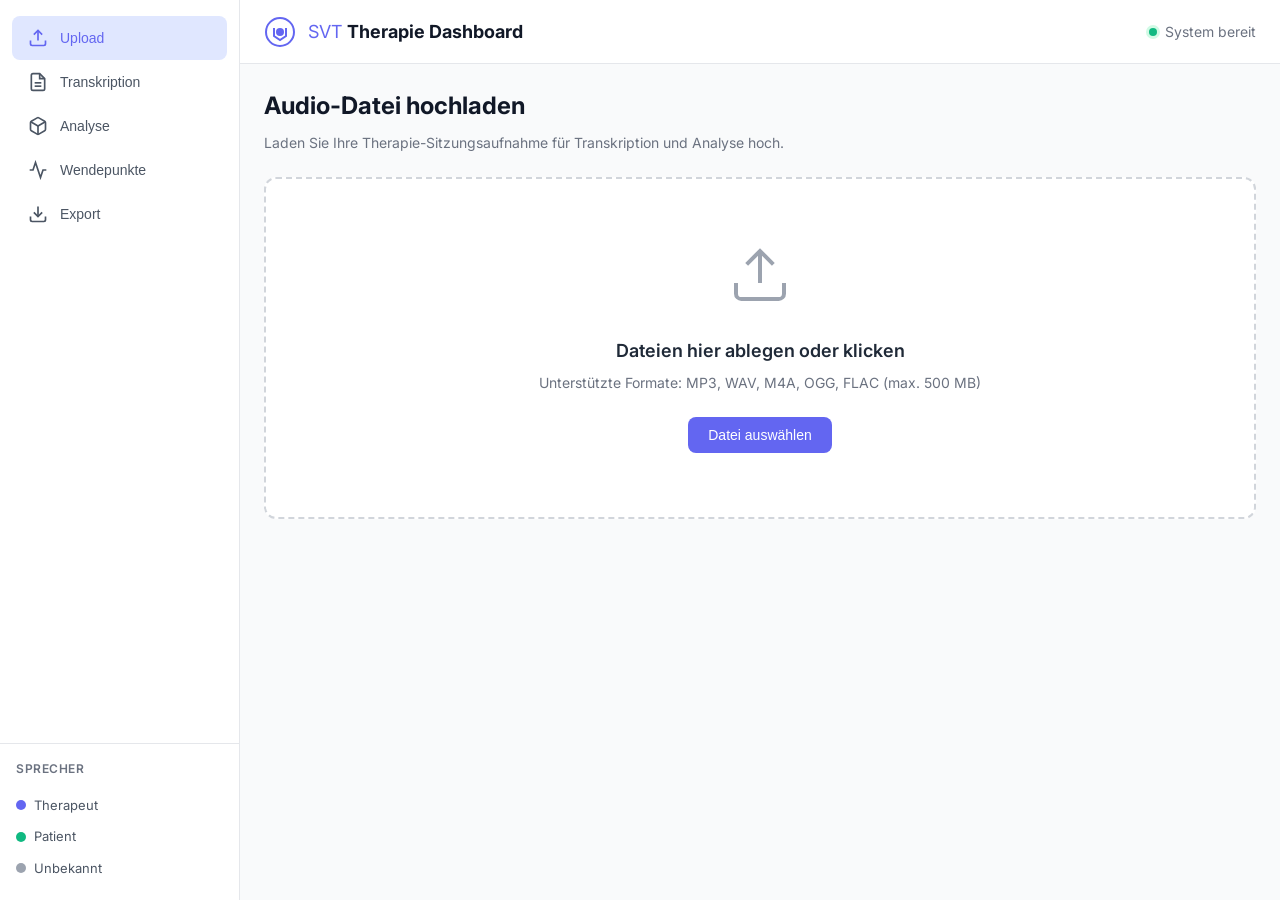
<file: dashboard/index.html>
<!DOCTYPE html>
<html lang="de">
<head>
    <meta charset="UTF-8">
    <meta name="viewport" content="width=device-width, initial-scale=1.0">
    <title>SVT Therapeuten Dashboard</title>
    <link rel="stylesheet" href="css/styles.css">
    <link href="https://fonts.googleapis.com/css2?family=Inter:wght@300;400;500;600;700&display=swap" rel="stylesheet">
</head>
<body>
    <!-- Header -->
    <header class="header">
        <div class="header-left">
            <div class="logo">
                <svg width="32" height="32" viewBox="0 0 32 32" fill="none">
                    <circle cx="16" cy="16" r="14" stroke="currentColor" stroke-width="2"/>
                    <path d="M10 12v8l6 4 6-4v-8" stroke="currentColor" stroke-width="2" fill="none"/>
                    <circle cx="16" cy="16" r="4" fill="currentColor"/>
                </svg>
                <span>SVT <strong>Therapie Dashboard</strong></span>
            </div>
        </div>
        <div class="header-right">
            <span class="status-indicator online"></span>
            <span class="status-text">System bereit</span>
        </div>
    </header>

    <!-- Main Content -->
    <main class="main-content">
        <!-- Sidebar -->
        <aside class="sidebar">
            <nav class="nav-menu">
                <button class="nav-item active" data-view="upload">
                    <svg width="20" height="20" viewBox="0 0 24 24" fill="none" stroke="currentColor" stroke-width="2">
                        <path d="M21 15v4a2 2 0 0 1-2 2H5a2 2 0 0 1-2-2v-4"/>
                        <polyline points="17 8 12 3 7 8"/>
                        <line x1="12" y1="3" x2="12" y2="15"/>
                    </svg>
                    Upload
                </button>
                <button class="nav-item" data-view="transcript">
                    <svg width="20" height="20" viewBox="0 0 24 24" fill="none" stroke="currentColor" stroke-width="2">
                        <path d="M14 2H6a2 2 0 0 0-2 2v16a2 2 0 0 0 2 2h12a2 2 0 0 0 2-2V8z"/>
                        <polyline points="14 2 14 8 20 8"/>
                        <line x1="16" y1="13" x2="8" y2="13"/>
                        <line x1="16" y1="17" x2="8" y2="17"/>
                    </svg>
                    Transkription
                </button>
                <button class="nav-item" data-view="analysis">
                    <svg width="20" height="20" viewBox="0 0 24 24" fill="none" stroke="currentColor" stroke-width="2">
                        <path d="M21 16V8a2 2 0 0 0-1-1.73l-7-4a2 2 0 0 0-2 0l-7 4A2 2 0 0 0 3 8v8a2 2 0 0 0 1 1.73l7 4a2 2 0 0 0 2 0l7-4A2 2 0 0 0 21 16z"/>
                        <polyline points="3.27 6.96 12 12.01 20.73 6.96"/>
                        <line x1="12" y1="22.08" x2="12" y2="12"/>
                    </svg>
                    Analyse
                </button>
                <button class="nav-item" data-view="turnpoints">
                    <svg width="20" height="20" viewBox="0 0 24 24" fill="none" stroke="currentColor" stroke-width="2">
                        <polyline points="22 12 18 12 15 21 9 3 6 12 2 12"/>
                    </svg>
                    Wendepunkte
                </button>
                <button class="nav-item" data-view="export">
                    <svg width="20" height="20" viewBox="0 0 24 24" fill="none" stroke="currentColor" stroke-width="2">
                        <path d="M21 15v4a2 2 0 0 1-2 2H5a2 2 0 0 1-2-2v-4"/>
                        <polyline points="7 10 12 15 17 10"/>
                        <line x1="12" y1="15" x2="12" y2="3"/>
                    </svg>
                    Export
                </button>
            </nav>
            
            <div class="sidebar-footer">
                <div class="speaker-legend">
                    <h4>Sprecher</h4>
                    <div class="legend-item">
                        <span class="speaker-dot therapist"></span>
                        <span>Therapeut</span>
                    </div>
                    <div class="legend-item">
                        <span class="speaker-dot patient"></span>
                        <span>Patient</span>
                    </div>
                    <div class="legend-item">
                        <span class="speaker-dot unknown"></span>
                        <span>Unbekannt</span>
                    </div>
                </div>
            </div>
        </aside>

        <!-- Content Area -->
        <div class="content-area">
            
            <!-- View: Upload -->
            <section id="view-upload" class="view active">
                <div class="view-header">
                    <h1>Audio-Datei hochladen</h1>
                    <p>Laden Sie Ihre Therapie-Sitzungsaufnahme für Transkription und Analyse hoch.</p>
                </div>

                <div class="upload-zone" id="dropZone">
                    <div class="upload-icon">
                        <svg width="64" height="64" viewBox="0 0 24 24" fill="none" stroke="currentColor" stroke-width="1.5">
                            <path d="M21 15v4a2 2 0 0 1-2 2H5a2 2 0 0 1-2-2v-4"/>
                            <polyline points="17 8 12 3 7 8"/>
                            <line x1="12" y1="3" x2="12" y2="15"/>
                        </svg>
                    </div>
                    <h2>Dateien hier ablegen oder klicken</h2>
                    <p>Unterstützte Formate: MP3, WAV, M4A, OGG, FLAC (max. 500 MB)</p>
                    <input type="file" id="fileInput" accept="audio/*" hidden>
                    <button class="btn btn-primary" id="selectFileBtn">Datei auswählen</button>
                </div>

                <div class="upload-progress-container" id="uploadProgress" style="display: none;">
                    <div class="progress-header">
                        <span class="file-name" id="progressFileName"></span>
                        <span class="progress-percent" id="progressPercent">0%</span>
                    </div>
                    <div class="progress-bar">
                        <div class="progress-fill" id="progressFill"></div>
                    </div>
                    <p class="progress-status" id="progressStatus">Bereit zum Hochladen...</p>
                </div>

                <div class="recent-files" id="recentFiles" style="display: none;">
                    <h3>Zuletzt hochgeladen</h3>
                    <div class="file-list" id="fileList"></div>
                </div>
            </section>

            <!-- View: Transcript -->
            <section id="view-transcript" class="view">
                <div class="view-header">
                    <h1>Transkription</h1>
                    <div class="view-actions">
                        <button class="btn btn-secondary" id="filterMarkers">
                            <svg width="16" height="16" viewBox="0 0 24 24" fill="none" stroke="currentColor" stroke-width="2">
                                <polygon points="22 3 2 3 10 12.46 10 19 14 21 14 12.46 22 3"/>
                            </svg>
                            ATO-Marker filtern
                        </button>
                        <button class="btn btn-secondary" id="exportTranscript">
                            <svg width="16" height="16" viewBox="0 0 24 24" fill="none" stroke="currentColor" stroke-width="2">
                                <path d="M21 15v4a2 2 0 0 1-2 2H5a2 2 0 0 1-2-2v-4"/>
                                <polyline points="7 10 12 15 17 10"/>
                                <line x1="12" y1="15" x2="12" y2="3"/>
                            </svg>
                            Exportieren
                        </button>
                    </div>
                </div>

                <div class="transcript-container">
                    <div class="transcript-toolbar">
                        <div class="search-box">
                            <svg width="16" height="16" viewBox="0 0 24 24" fill="none" stroke="currentColor" stroke-width="2">
                                <circle cx="11" cy="11" r="8"/>
                                <line x1="21" y1="21" x2="16.65" y2="16.65"/>
                            </svg>
                            <input type="text" id="searchInput" placeholder="Suchen...">
                        </div>
                        <div class="speaker-filter">
                            <label class="checkbox-label">
                                <input type="checkbox" id="showTherapist" checked>
                                <span class="checkmark"></span>
                                Therapeut
                            </label>
                            <label class="checkbox-label">
                                <input type="checkbox" id="showPatient" checked>
                                <span class="checkmark"></span>
                                Patient
                            </label>
                        </div>
                    </div>

                    <div class="transcript-content" id="transcriptContent">
                        <div class="empty-state">
                            <svg width="48" height="48" viewBox="0 0 24 24" fill="none" stroke="currentColor" stroke-width="1.5">
                                <path d="M14 2H6a2 2 0 0 0-2 2v16a2 2 0 0 0 2 2h12a2 2 0 0 0 2-2V8z"/>
                                <polyline points="14 2 14 8 20 8"/>
                            </svg>
                            <p>Keine Transkription geladen</p>
                            <span>Laden Sie zuerst eine Audio-Datei hoch</span>
                        </div>
                    </div>
                </div>
            </section>

            <!-- View: Analysis -->
            <section id="view-analysis" class="view">
                <div class="view-header">
                    <h1>Analyse & Interpretation</h1>
                    <button class="btn btn-primary" id="runAnalysis">
                        <svg width="16" height="16" viewBox="0 0 24 24" fill="none" stroke="currentColor" stroke-width="2">
                            <polygon points="5 3 19 12 5 21 5 3"/>
                        </svg>
                        Analyse starten
                    </button>
                </div>

                <div class="analysis-grid">
                    <!-- Summary Card -->
                    <div class="analysis-card full-width" id="summaryCard">
                        <div class="card-header">
                            <h3>Zusammenfassung</h3>
                        </div>
                        <div class="card-content">
                            <div class="empty-state small">
                                <p>Keine Analyse verfügbar</p>
                            </div>
                        </div>
                    </div>

                    <!-- ATO Markers -->
                    <div class="analysis-card">
                        <div class="card-header">
                            <h3>ATO-Marker</h3>
                            <span class="badge" id="markerCount">0</span>
                        </div>
                        <div class="card-content">
                            <div class="marker-list" id="markerList">
                                <div class="empty-state small">
                                    <p>Keine Marker erkannt</p>
                                </div>
                            </div>
                        </div>
                    </div>

                    <!-- Themes -->
                    <div class="analysis-card">
                        <div class="card-header">
                            <h3>Themen</h3>
                        </div>
                        <div class="card-content">
                            <div class="theme-tags" id="themeList">
                                <div class="empty-state small">
                                    <p>Keine Themen erkannt</p>
                                </div>
                            </div>
                        </div>
                    </div>

                    <!-- Therapeutic Suggestions -->
                    <div class="analysis-card full-width">
                        <div class="card-header">
                            <h3>Therapeutische Vorschläge</h3>
                        </div>
                        <div class="card-content">
                            <div class="suggestions-list" id="suggestionsList">
                                <div class="empty-state small">
                                    <p>Keine Vorschläge verfügbar</p>
                                </div>
                            </div>
                        </div>
                    </div>

                    <!-- Speaker Stats -->
                    <div class="analysis-card">
                        <div class="card-header">
                            <h3>Sprecher-Verhältnis</h3>
                        </div>
                        <div class="card-content">
                            <div class="speaker-stats" id="speakerStats">
                                <div class="stat-row">
                                    <span class="stat-label">Therapeut:</span>
                                    <span class="stat-value" id="therapistTime">--</span>
                                </div>
                                <div class="stat-row">
                                    <span class="stat-label">Patient:</span>
                                    <span class="stat-value" id="patientTime">--</span>
                                </div>
                            </div>
                        </div>
                    </div>

                    <!-- Sentiment -->
                    <div class="analysis-card">
                        <div class="card-header">
                            <h3>Sentiment-Verlauf</h3>
                        </div>
                        <div class="card-content">
                            <div class="sentiment-chart" id="sentimentChart">
                                <div class="empty-state small">
                                    <p>Keine Daten</p>
                                </div>
                            </div>
                        </div>
                    </div>
                </div>
            </section>

            <!-- View: Turnpoints -->
            <section id="view-turnpoints" class="view">
                <div class="view-header">
                    <h1>Therapeutische Wendepunkte</h1>
                    <div class="turnpoint-filters">
                        <select id="turnpointTypeFilter">
                            <option value="all">Alle Typen</option>
                            <option value="emotional">Emotional</option>
                            <option value="resistance">Widerstand</option>
                            <option value="defense">Abwehr</option>
                            <option value="narrative">Narrativ</option>
                        </select>
                    </div>
                </div>

                <div class="turnpoints-timeline" id="turnpointsTimeline">
                    <div class="empty-state">
                        <svg width="48" height="48" viewBox="0 0 24 24" fill="none" stroke="currentColor" stroke-width="1.5">
                            <polyline points="22 12 18 12 15 21 9 3 6 12 2 12"/>
                        </svg>
                        <p>Keine Wendepunkte erkannt</p>
                        <span>Führen Sie eine Analyse durch</span>
                    </div>
                </div>
            </section>

            <!-- View: Export -->
            <section id="view-export" class="view">
                <div class="view-header">
                    <h1>Export</h1>
                    <p>Wählen Sie das gewünschte Exportformat für Ihre Transkription und Analyse.</p>
                </div>

                <div class="export-options">
                    <div class="export-card" data-format="pdf">
                        <div class="export-icon">
                            <svg width="48" height="48" viewBox="0 0 24 24" fill="none" stroke="currentColor" stroke-width="1.5">
                                <path d="M14 2H6a2 2 0 0 0-2 2v16a2 2 0 0 0 2 2h12a2 2 0 0 0 2-2V8z"/>
                                <polyline points="14 2 14 8 20 8"/>
                                <line x1="16" y1="13" x2="8" y2="13"/>
                                <line x1="16" y1="17" x2="8" y2="17"/>
                                <polyline points="10 9 9 9 8 9"/>
                            </svg>
                        </div>
                        <h3>PDF</h3>
                        <p>Für Akten, Archivierung und Ausdruck</p>
                        <button class="btn btn-secondary">PDF exportieren</button>
                    </div>

                    <div class="export-card" data-format="docx">
                        <div class="export-icon">
                            <svg width="48" height="48" viewBox="0 0 24 24" fill="none" stroke="currentColor" stroke-width="1.5">
                                <path d="M14 2H6a2 2 0 0 0-2 2v16a2 2 0 0 0 2 2h12a2 2 0 0 0 2-2V8z"/>
                                <polyline points="14 2 14 8 20 8"/>
                                <line x1="16" y1="13" x2="8" y2="13"/>
                                <line x1="16" y1="17" x2="8" y2="17"/>
                                <text x="8" y="21" font-size="6" fill="currentColor">DOCX</text>
                            </svg>
                        </div>
                        <h3>DOCX</h3>
                        <p>Für Weiterbearbeitung in Word</p>
                        <button class="btn btn-secondary">DOCX exportieren</button>
                    </div>

                    <div class="export-card" data-format="json">
                        <div class="export-icon">
                            <svg width="48" height="48" viewBox="0 0 24 24" fill="none" stroke="currentColor" stroke-width="1.5">
                                <polyline points="16 18 22 12 16 6"/>
                                <polyline points="8 6 2 12 8 18"/>
                            </svg>
                        </div>
                        <h3>JSON</h3>
                        <p>Strukturierte Daten für weitere Verarbeitung</p>
                        <button class="btn btn-secondary">JSON exportieren</button>
                    </div>
                </div>

                <div class="export-preview" id="exportPreview" style="display: none;">
                    <h3>Vorschau</h3>
                    <div class="preview-content" id="previewContent"></div>
                </div>
            </section>
        </div>
    </main>

    <!-- Toast Notifications -->
    <div class="toast-container" id="toastContainer"></div>

    <!-- Modal -->
    <div class="modal-overlay" id="modalOverlay" style="display: none;">
        <div class="modal" id="modal">
            <div class="modal-header">
                <h3 id="modalTitle">Modal Title</h3>
                <button class="modal-close" id="modalClose">&times;</button>
            </div>
            <div class="modal-content" id="modalContent">
                <!-- Dynamic content -->
            </div>
        </div>
    </div>

    <!-- Loading Overlay -->
    <div class="loading-overlay" id="loadingOverlay" style="display: none;">
        <div class="loading-spinner">
            <div class="spinner"></div>
            <p id="loadingText">Lädt...</p>
        </div>
    </div>

    <script src="js/api.js"></script>
    <script src="js/app.js"></script>
</body>
</html>
</file>
<file: dashboard/css/styles.css>
/* SVT Therapeuten Dashboard - Styles */

/* CSS Variables */
:root {
    /* Colors */
    --color-primary: #6366f1;
    --color-primary-hover: #4f46e5;
    --color-primary-light: #e0e7ff;
    
    --color-success: #10b981;
    --color-success-light: #d1fae5;
    
    --color-warning: #f59e0b;
    --color-warning-light: #fef3c7;
    
    --color-danger: #ef4444;
    --color-danger-light: #fee2e2;
    
    --color-info: #3b82f6;
    --color-info-light: #dbeafe;
    
    /* Neutral Colors */
    --color-white: #ffffff;
    --color-gray-50: #f9fafb;
    --color-gray-100: #f3f4f6;
    --color-gray-200: #e5e7eb;
    --color-gray-300: #d1d5db;
    --color-gray-400: #9ca3af;
    --color-gray-500: #6b7280;
    --color-gray-600: #4b5563;
    --color-gray-700: #374151;
    --color-gray-800: #1f2937;
    --color-gray-900: #111827;
    
    /* Speaker Colors */
    --color-therapist: #6366f1;
    --color-therapist-bg: #e0e7ff;
    --color-patient: #10b981;
    --color-patient-bg: #d1fae5;
    --color-unknown: #9ca3af;
    --color-unknown-bg: #f3f4f6;
    
    /* ATO Marker Colors */
    --color-defense: #f59e0b;
    --color-defense-bg: #fef3c7;
    --color-resistance: #ef4444;
    --color-resistance-bg: #fee2e2;
    --color-transference: #8b5cf6;
    --color-transference-bg: #ede9fe;
    --color-theme: #06b6d4;
    --color-theme-bg: #cffafe;
    
    /* Layout */
    --header-height: 64px;
    --sidebar-width: 240px;
    --border-radius: 8px;
    --border-radius-lg: 12px;
    
    /* Shadows */
    --shadow-sm: 0 1px 2px 0 rgba(0, 0, 0, 0.05);
    --shadow: 0 1px 3px 0 rgba(0, 0, 0, 0.1), 0 1px 2px -1px rgba(0, 0, 0, 0.1);
    --shadow-md: 0 4px 6px -1px rgba(0, 0, 0, 0.1), 0 2px 4px -2px rgba(0, 0, 0, 0.1);
    --shadow-lg: 0 10px 15px -3px rgba(0, 0, 0, 0.1), 0 4px 6px -4px rgba(0, 0, 0, 0.1);
    
    /* Transitions */
    --transition: all 0.2s ease;
}

/* Reset & Base */
*, *::before, *::after {
    box-sizing: border-box;
    margin: 0;
    padding: 0;
}

html {
    font-size: 16px;
    -webkit-font-smoothing: antialiased;
    -moz-osx-font-smoothing: grayscale;
}

body {
    font-family: 'Inter', -apple-system, BlinkMacSystemFont, 'Segoe UI', Roboto, sans-serif;
    background-color: var(--color-gray-50);
    color: var(--color-gray-800);
    line-height: 1.5;
    min-height: 100vh;
}

/* Header */
.header {
    position: fixed;
    top: 0;
    left: var(--sidebar-width);
    right: 0;
    height: var(--header-height);
    background: var(--color-white);
    border-bottom: 1px solid var(--color-gray-200);
    display: flex;
    align-items: center;
    justify-content: space-between;
    padding: 0 24px;
    z-index: 100;
}

.header-left {
    display: flex;
    align-items: center;
}

.logo {
    display: flex;
    align-items: center;
    gap: 12px;
    color: var(--color-primary);
    font-size: 18px;
}

.logo strong {
    color: var(--color-gray-900);
}

.header-right {
    display: flex;
    align-items: center;
    gap: 8px;
}

.status-indicator {
    width: 8px;
    height: 8px;
    border-radius: 50%;
    background: var(--color-gray-300);
}

.status-indicator.online {
    background: var(--color-success);
    box-shadow: 0 0 0 3px var(--color-success-light);
}

.status-text {
    font-size: 14px;
    color: var(--color-gray-500);
}

/* Main Content Layout */
.main-content {
    display: flex;
    min-height: 100vh;
}

/* Sidebar */
.sidebar {
    position: fixed;
    left: 0;
    top: 0;
    bottom: 0;
    width: var(--sidebar-width);
    background: var(--color-white);
    border-right: 1px solid var(--color-gray-200);
    display: flex;
    flex-direction: column;
    z-index: 200;
}

.nav-menu {
    padding: 16px 12px;
    flex: 1;
}

.nav-item {
    display: flex;
    align-items: center;
    gap: 12px;
    width: 100%;
    padding: 12px 16px;
    border: none;
    background: transparent;
    border-radius: var(--border-radius);
    font-size: 14px;
    font-weight: 500;
    color: var(--color-gray-600);
    cursor: pointer;
    transition: var(--transition);
    text-align: left;
}

.nav-item:hover {
    background: var(--color-gray-100);
    color: var(--color-gray-800);
}

.nav-item.active {
    background: var(--color-primary-light);
    color: var(--color-primary);
}

.nav-item svg {
    flex-shrink: 0;
}

.sidebar-footer {
    padding: 16px;
    border-top: 1px solid var(--color-gray-200);
}

.speaker-legend h4 {
    font-size: 12px;
    font-weight: 600;
    color: var(--color-gray-500);
    text-transform: uppercase;
    letter-spacing: 0.5px;
    margin-bottom: 12px;
}

.legend-item {
    display: flex;
    align-items: center;
    gap: 8px;
    padding: 6px 0;
    font-size: 13px;
    color: var(--color-gray-600);
}

.speaker-dot {
    width: 10px;
    height: 10px;
    border-radius: 50%;
}

.speaker-dot.therapist {
    background: var(--color-therapist);
}

.speaker-dot.patient {
    background: var(--color-patient);
}

.speaker-dot.unknown {
    background: var(--color-unknown);
}

/* Content Area */
.content-area {
    margin-left: var(--sidebar-width);
    margin-top: var(--header-height);
    padding: 24px;
    flex: 1;
    min-height: calc(100vh - var(--header-height));
}

/* Views */
.view {
    display: none;
}

.view.active {
    display: block;
    animation: fadeIn 0.3s ease;
}

@keyframes fadeIn {
    from { opacity: 0; transform: translateY(10px); }
    to { opacity: 1; transform: translateY(0); }
}

.view-header {
    margin-bottom: 24px;
}

.view-header h1 {
    font-size: 24px;
    font-weight: 700;
    color: var(--color-gray-900);
    margin-bottom: 8px;
}

.view-header p {
    color: var(--color-gray-500);
    font-size: 14px;
}

.view-actions {
    display: flex;
    gap: 12px;
    margin-top: 16px;
}

/* Buttons */
.btn {
    display: inline-flex;
    align-items: center;
    gap: 8px;
    padding: 10px 20px;
    border: none;
    border-radius: var(--border-radius);
    font-size: 14px;
    font-weight: 500;
    cursor: pointer;
    transition: var(--transition);
}

.btn-primary {
    background: var(--color-primary);
    color: var(--color-white);
}

.btn-primary:hover {
    background: var(--color-primary-hover);
}

.btn-secondary {
    background: var(--color-white);
    color: var(--color-gray-700);
    border: 1px solid var(--color-gray-300);
}

.btn-secondary:hover {
    background: var(--color-gray-50);
    border-color: var(--color-gray-400);
}

/* Upload Zone */
.upload-zone {
    background: var(--color-white);
    border: 2px dashed var(--color-gray-300);
    border-radius: var(--border-radius-lg);
    padding: 64px 48px;
    text-align: center;
    cursor: pointer;
    transition: var(--transition);
}

.upload-zone:hover,
.upload-zone.dragover {
    border-color: var(--color-primary);
    background: var(--color-primary-light);
}

.upload-icon {
    color: var(--color-gray-400);
    margin-bottom: 24px;
}

.upload-zone h2 {
    font-size: 18px;
    font-weight: 600;
    color: var(--color-gray-800);
    margin-bottom: 8px;
}

.upload-zone p {
    color: var(--color-gray-500);
    font-size: 14px;
    margin-bottom: 24px;
}

/* Upload Progress */
.upload-progress-container {
    background: var(--color-white);
    border-radius: var(--border-radius-lg);
    padding: 24px;
    margin-top: 24px;
    box-shadow: var(--shadow);
}

.progress-header {
    display: flex;
    justify-content: space-between;
    margin-bottom: 12px;
}

.file-name {
    font-weight: 500;
    color: var(--color-gray-800);
}

.progress-percent {
    font-weight: 600;
    color: var(--color-primary);
}

.progress-bar {
    height: 8px;
    background: var(--color-gray-200);
    border-radius: 4px;
    overflow: hidden;
}

.progress-fill {
    height: 100%;
    background: var(--color-primary);
    width: 0%;
    transition: width 0.3s ease;
}

.progress-status {
    margin-top: 12px;
    font-size: 13px;
    color: var(--color-gray-500);
}

/* Recent Files */
.recent-files {
    margin-top: 32px;
}

.recent-files h3 {
    font-size: 16px;
    font-weight: 600;
    color: var(--color-gray-800);
    margin-bottom: 16px;
}

.file-list {
    display: flex;
    flex-direction: column;
    gap: 8px;
}

.file-item {
    display: flex;
    align-items: center;
    justify-content: space-between;
    padding: 12px 16px;
    background: var(--color-white);
    border-radius: var(--border-radius);
    cursor: pointer;
    transition: var(--transition);
}

.file-item:hover {
    background: var(--color-gray-100);
}

.file-info {
    display: flex;
    align-items: center;
    gap: 12px;
}

.file-icon {
    color: var(--color-primary);
}

.file-name {
    font-weight: 500;
    color: var(--color-gray-800);
}

.file-meta {
    font-size: 12px;
    color: var(--color-gray-500);
}

/* Transcript View */
.transcript-container {
    background: var(--color-white);
    border-radius: var(--border-radius-lg);
    box-shadow: var(--shadow);
    overflow: hidden;
}

.transcript-toolbar {
    display: flex;
    align-items: center;
    justify-content: space-between;
    padding: 12px 16px;
    background: var(--color-gray-50);
    border-bottom: 1px solid var(--color-gray-200);
}

.search-box {
    display: flex;
    align-items: center;
    gap: 8px;
    padding: 8px 12px;
    background: var(--color-white);
    border: 1px solid var(--color-gray-300);
    border-radius: var(--border-radius);
    width: 300px;
}

.search-box svg {
    color: var(--color-gray-400);
}

.search-box input {
    border: none;
    outline: none;
    width: 100%;
    font-size: 14px;
}

.speaker-filter {
    display: flex;
    gap: 16px;
}

.checkbox-label {
    display: flex;
    align-items: center;
    gap: 8px;
    cursor: pointer;
    font-size: 14px;
    color: var(--color-gray-600);
}

.checkbox-label input {
    display: none;
}

.checkmark {
    width: 18px;
    height: 18px;
    border: 2px solid var(--color-gray-300);
    border-radius: 4px;
    position: relative;
}

.checkbox-label input:checked + .checkmark {
    background: var(--color-primary);
    border-color: var(--color-primary);
}

.checkbox-label input:checked + .checkmark::after {
    content: '✓';
    position: absolute;
    top: -1px;
    left: 3px;
    color: white;
    font-size: 12px;
}

.transcript-content {
    max-height: calc(100vh - 280px);
    overflow-y: auto;
    padding: 16px;
}

/* Transcript Entries */
.transcript-entry {
    padding: 12px 16px;
    margin-bottom: 8px;
    border-radius: var(--border-radius);
    border-left: 4px solid transparent;
    transition: var(--transition);
}

.transcript-entry:hover {
    background: var(--color-gray-50);
}

.transcript-entry.therapist {
    border-left-color: var(--color-therapist);
    background: var(--color-therapist-bg);
}

.transcript-entry.patient {
    border-left-color: var(--color-patient);
    background: var(--color-patient-bg);
}

.transcript-entry.unknown {
    border-left-color: var(--color-unknown);
    background: var(--color-unknown-bg);
}

.entry-meta {
    display: flex;
    align-items: center;
    gap: 12px;
    margin-bottom: 8px;
}

.entry-speaker {
    font-weight: 600;
    font-size: 13px;
}

.entry-speaker.therapist {
    color: var(--color-therapist);
}

.entry-speaker.patient {
    color: var(--color-patient);
}

.entry-time {
    font-size: 12px;
    color: var(--color-gray-500);
}

.entry-text {
    font-size: 14px;
    line-height: 1.6;
    color: var(--color-gray-800);
}

.entry-markers {
    display: flex;
    flex-wrap: wrap;
    gap: 6px;
    margin-top: 8px;
}

.marker-tag {
    display: inline-flex;
    align-items: center;
    padding: 2px 8px;
    font-size: 11px;
    font-weight: 500;
    border-radius: 4px;
}

.marker-tag.defense {
    background: var(--color-defense-bg);
    color: var(--color-defense);
}

.marker-tag.resistance {
    background: var(--color-resistance-bg);
    color: var(--color-resistance);
}

.marker-tag.transference {
    background: var(--color-transference-bg);
    color: var(--color-transference);
}

.marker-tag.theme {
    background: var(--color-theme-bg);
    color: var(--color-theme);
}

/* Empty State */
.empty-state {
    display: flex;
    flex-direction: column;
    align-items: center;
    justify-content: center;
    padding: 64px 32px;
    text-align: center;
    color: var(--color-gray-500);
}

.empty-state svg {
    color: var(--color-gray-300);
    margin-bottom: 16px;
}

.empty-state p {
    font-size: 16px;
    font-weight: 500;
    color: var(--color-gray-600);
    margin-bottom: 4px;
}

.empty-state span {
    font-size: 14px;
}

.empty-state.small {
    padding: 32px 16px;
}

.empty-state.small svg {
    width: 32px;
    height: 32px;
    margin-bottom: 8px;
}

/* Analysis Grid */
.analysis-grid {
    display: grid;
    grid-template-columns: repeat(2, 1fr);
    gap: 24px;
}

.analysis-card {
    background: var(--color-white);
    border-radius: var(--border-radius-lg);
    box-shadow: var(--shadow);
    overflow: hidden;
}

.analysis-card.full-width {
    grid-column: span 2;
}

.card-header {
    display: flex;
    align-items: center;
    justify-content: space-between;
    padding: 16px 20px;
    background: var(--color-gray-50);
    border-bottom: 1px solid var(--color-gray-200);
}

.card-header h3 {
    font-size: 16px;
    font-weight: 600;
    color: var(--color-gray-800);
}

.badge {
    display: inline-flex;
    align-items: center;
    justify-content: center;
    min-width: 24px;
    height: 24px;
    padding: 0 8px;
    background: var(--color-primary);
    color: var(--color-white);
    font-size: 12px;
    font-weight: 600;
    border-radius: 12px;
}

.card-content {
    padding: 20px;
}

/* Marker List */
.marker-list {
    display: flex;
    flex-direction: column;
    gap: 8px;
    max-height: 300px;
    overflow-y: auto;
}

.marker-item {
    display: flex;
    align-items: flex-start;
    gap: 12px;
    padding: 12px;
    background: var(--color-gray-50);
    border-radius: var(--border-radius);
}

.marker-icon {
    width: 32px;
    height: 32px;
    border-radius: 8px;
    display: flex;
    align-items: center;
    justify-content: center;
    flex-shrink: 0;
}

.marker-icon.defense {
    background: var(--color-defense-bg);
    color: var(--color-defense);
}

.marker-icon.resistance {
    background: var(--color-resistance-bg);
    color: var(--color-resistance);
}

.marker-icon.transference {
    background: var(--color-transference-bg);
    color: var(--color-transference);
}

.marker-icon.theme {
    background: var(--color-theme-bg);
    color: var(--color-theme);
}

.marker-content {
    flex: 1;
}

.marker-type {
    font-size: 12px;
    font-weight: 600;
    color: var(--color-gray-800);
    margin-bottom: 4px;
}

.marker-description {
    font-size: 13px;
    color: var(--color-gray-600);
}

/* Theme Tags */
.theme-tags {
    display: flex;
    flex-wrap: wrap;
    gap: 8px;
}

.theme-tag {
    display: inline-flex;
    align-items: center;
    padding: 6px 12px;
    background: var(--color-info-light);
    color: var(--color-info);
    font-size: 13px;
    font-weight: 500;
    border-radius: 16px;
}

/* Suggestions List */
.suggestions-list {
    display: flex;
    flex-direction: column;
    gap: 12px;
}

.suggestion-item {
    display: flex;
    gap: 12px;
    padding: 16px;
    background: var(--color-success-light);
    border-radius: var(--border-radius);
    border-left: 4px solid var(--color-success);
}

.suggestion-number {
    width: 24px;
    height: 24px;
    background: var(--color-success);
    color: var(--color-white);
    border-radius: 50%;
    display: flex;
    align-items: center;
    justify-content: center;
    font-size: 12px;
    font-weight: 600;
    flex-shrink: 0;
}

.suggestion-text {
    font-size: 14px;
    color: var(--color-gray-800);
    line-height: 1.5;
}

/* Speaker Stats */
.speaker-stats {
    display: flex;
    flex-direction: column;
    gap: 12px;
}

.stat-row {
    display: flex;
    justify-content: space-between;
    padding: 8px 0;
    border-bottom: 1px solid var(--color-gray-100);
}

.stat-label {
    color: var(--color-gray-600);
    font-size: 14px;
}

.stat-value {
    font-weight: 600;
    color: var(--color-gray-800);
}

/* Sentiment Chart */
.sentiment-chart {
    height: 150px;
    display: flex;
    align-items: flex-end;
    gap: 4px;
    padding: 12px 0;
}

.sentiment-bar {
    flex: 1;
    background: var(--color-primary);
    border-radius: 2px 2px 0 0;
    min-height: 4px;
}

/* Turnpoints Timeline */
.turnpoints-timeline {
    display: flex;
    flex-direction: column;
    gap: 16px;
}

.turnpoint-item {
    display: flex;
    gap: 20px;
    padding: 20px;
    background: var(--color-white);
    border-radius: var(--border-radius-lg);
    box-shadow: var(--shadow);
    border-left: 4px solid var(--color-primary);
}

.turnpoint-item.emotional {
    border-left-color: var(--color-success);
}

.turnpoint-item.resistance {
    border-left-color: var(--color-danger);
}

.turnpoint-item.defense {
    border-left-color: var(--color-warning);
}

.turnpoint-item.narrative {
    border-left-color: var(--color-info);
}

.turnpoint-time {
    width: 80px;
    flex-shrink: 0;
    font-size: 14px;
    font-weight: 600;
    color: var(--color-gray-600);
}

.turnpoint-content {
    flex: 1;
}

.turnpoint-header {
    display: flex;
    align-items: center;
    gap: 12px;
    margin-bottom: 8px;
}

.turnpoint-type {
    display: inline-flex;
    padding: 4px 12px;
    font-size: 12px;
    font-weight: 600;
    border-radius: 16px;
    text-transform: uppercase;
}

.turnpoint-type.emotional {
    background: var(--color-success-light);
    color: var(--color-success);
}

.turnpoint-type.resistance {
    background: var(--color-resistance-bg);
    color: var(--color-resistance);
}

.turnpoint-type.defense {
    background: var(--color-defense-bg);
    color: var(--color-defense);
}

.turnpoint-type.narrative {
    background: var(--color-info-light);
    color: var(--color-info);
}

.turnpoint-title {
    font-size: 16px;
    font-weight: 600;
    color: var(--color-gray-800);
    margin-bottom: 8px;
}

.turnpoint-description {
    font-size: 14px;
    color: var(--color-gray-600);
    line-height: 1.6;
}

.turnpoint-quote {
    margin-top: 12px;
    padding: 12px;
    background: var(--color-gray-50);
    border-radius: var(--border-radius);
    font-style: italic;
    color: var(--color-gray-700);
}

/* Export Options */
.export-options {
    display: grid;
    grid-template-columns: repeat(3, 1fr);
    gap: 24px;
    margin-bottom: 32px;
}

.export-card {
    background: var(--color-white);
    border-radius: var(--border-radius-lg);
    box-shadow: var(--shadow);
    padding: 32px;
    text-align: center;
    transition: var(--transition);
    cursor: pointer;
}

.export-card:hover {
    box-shadow: var(--shadow-md);
    transform: translateY(-2px);
}

.export-icon {
    color: var(--color-primary);
    margin-bottom: 16px;
}

.export-card h3 {
    font-size: 18px;
    font-weight: 600;
    color: var(--color-gray-800);
    margin-bottom: 8px;
}

.export-card p {
    font-size: 14px;
    color: var(--color-gray-500);
    margin-bottom: 20px;
}

.export-preview {
    background: var(--color-white);
    border-radius: var(--border-radius-lg);
    box-shadow: var(--shadow);
    padding: 24px;
}

.export-preview h3 {
    font-size: 16px;
    font-weight: 600;
    color: var(--color-gray-800);
    margin-bottom: 16px;
}

.preview-content {
    max-height: 400px;
    overflow: auto;
    font-family: monospace;
    font-size: 13px;
    background: var(--color-gray-50);
    padding: 16px;
    border-radius: var(--border-radius);
    white-space: pre-wrap;
}

/* Toast Notifications */
.toast-container {
    position: fixed;
    bottom: 24px;
    right: 24px;
    display: flex;
    flex-direction: column;
    gap: 12px;
    z-index: 1000;
}

.toast {
    display: flex;
    align-items: center;
    gap: 12px;
    padding: 16px 20px;
    background: var(--color-white);
    border-radius: var(--border-radius);
    box-shadow: var(--shadow-lg);
    animation: slideIn 0.3s ease;
}

.toast.success {
    border-left: 4px solid var(--color-success);
}

.toast.error {
    border-left: 4px solid var(--color-danger);
}

.toast.warning {
    border-left: 4px solid var(--color-warning);
}

.toast.info {
    border-left: 4px solid var(--color-info);
}

@keyframes slideIn {
    from { transform: translateX(100%); opacity: 0; }
    to { transform: translateX(0); opacity: 1; }
}

/* Modal */
.modal-overlay {
    position: fixed;
    top: 0;
    left: 0;
    right: 0;
    bottom: 0;
    background: rgba(0, 0, 0, 0.5);
    display: flex;
    align-items: center;
    justify-content: center;
    z-index: 1000;
}

.modal {
    background: var(--color-white);
    border-radius: var(--border-radius-lg);
    box-shadow: var(--shadow-lg);
    max-width: 600px;
    width: 90%;
    max-height: 80vh;
    overflow: hidden;
}

.modal-header {
    display: flex;
    align-items: center;
    justify-content: space-between;
    padding: 20px 24px;
    border-bottom: 1px solid var(--color-gray-200);
}

.modal-header h3 {
    font-size: 18px;
    font-weight: 600;
}

.modal-close {
    width: 32px;
    height: 32px;
    border: none;
    background: transparent;
    font-size: 24px;
    cursor: pointer;
    color: var(--color-gray-500);
    border-radius: 50%;
}

.modal-close:hover {
    background: var(--color-gray-100);
}

.modal-content {
    padding: 24px;
    overflow-y: auto;
    max-height: calc(80vh - 80px);
}

/* Loading Overlay */
.loading-overlay {
    position: fixed;
    top: 0;
    left: 0;
    right: 0;
    bottom: 0;
    background: rgba(255, 255, 255, 0.9);
    display: flex;
    align-items: center;
    justify-content: center;
    z-index: 1000;
}

.loading-spinner {
    text-align: center;
}

.spinner {
    width: 48px;
    height: 48px;
    border: 4px solid var(--color-gray-200);
    border-top-color: var(--color-primary);
    border-radius: 50%;
    animation: spin 1s linear infinite;
    margin: 0 auto 16px;
}

@keyframes spin {
    to { transform: rotate(360deg); }
}

/* Select */
select {
    padding: 8px 32px 8px 12px;
    border: 1px solid var(--color-gray-300);
    border-radius: var(--border-radius);
    font-size: 14px;
    color: var(--color-gray-700);
    background: var(--color-white);
    cursor: pointer;
    appearance: none;
    background-image: url("data:image/svg+xml,%3Csvg xmlns='http://www.w3.org/2000/svg' width='16' height='16' viewBox='0 0 24 24' fill='none'b7280' stroke='%236 stroke-width='2'%3E%3Cpolyline points='6 9 12 15 18 9'%3E%3C/polyline%3E%3C/svg%3E");
    background-repeat: no-repeat;
    background-position: right 8px center;
}

/* ============================================
   INLINE ATO MARKER HIGHLIGHTING
   Highlight markers directly in transcript text
   ============================================ */

/* Base marker inline style */
.marker-inline {
    display: inline-flex;
    align-items: center;
    gap: 4px;
    padding: 2px 8px;
    border-radius: 4px;
    font-size: 12px;
    font-weight: 500;
    cursor: help;
    position: relative;
    transition: var(--transition);
}

.marker-inline:hover {
    transform: scale(1.05);
}

/* Defense markers - Amber/Orange */
.marker-inline.defense {
    background: var(--color-defense-bg);
    color: #b45309;
    border: 1px solid #fcd34d;
}

.marker-inline.defense_denial {
    background: #fef3c7;
    color: #92400e;
    border: 1px solid #fcd34d;
}

.marker-inline.defense_projection {
    background: #fed7aa;
    color: #c2410c;
    border: 1px solid #fdba74;
}

.marker-inline.defense_rationalization {
    background: #fef3c7;
    color: #a16207;
    border: 1px solid #fcd34d;
}

.marker-inline.defense_displacement {
    background: #ffedd5;
    color: #c2410c;
    border: 1px solid #fdba74;
}

/* Resistance markers - Red */
.marker-inline.resistance {
    background: var(--color-resistance-bg);
    color: #b91c1c;
    border: 1px solid #fca5a5;
}

.marker-inline.resistance_silence {
    background: #f1f5f9;
    color: #475569;
    border: 1px solid #cbd5e1;
}

.marker-inline.resistance_topic_change {
    background: #fee2e2;
    color: #b91c1c;
    border: 1px solid #fca5a5;
}

.marker-inline.resistance_humor {
    background: #fef3c7;
    color: #a16207;
    border: 1px solid #fcd34d;
}

/* Transference markers - Purple */
.marker-inline.transference {
    background: var(--color-transference-bg);
    color: #6d28d9;
    border: 1px solid #c4b5fd;
}

.marker-inline.transference_positive {
    background: #dcfce7;
    color: #166534;
    border: 1px solid #86efac;
}

.marker-inline.transference_negative {
    background: #fee2e2;
    color: #b91c1c;
    border: 1px solid #fca5a5;
}

.marker-inline.transference_dependency {
    background: #fef3c7;
    color: #a16207;
    border: 1px solid #fcd34d;
}

/* Theme markers - Cyan/Teal */
.marker-inline.theme {
    background: var(--color-theme-bg);
    color: #0e7490;
    border: 1px solid #67e8f9;
}

.marker-inline.theme_separation_anxiety {
    background: #e0e7ff;
    color: #4338ca;
    border: 1px solid #a5b4fc;
}

.marker-inline.theme_control {
    background: #fef3c7;
    color: #a16207;
    border: 1px solid #fcd34d;
}

.marker-inline.theme_abandonment {
    background: #fee2e2;
    color: #b91c1c;
    border: 1px solid #fca5a5;
}

.marker-inline.theme_shame_guilt {
    background: #f3e8ff;
    color: #7c3aed;
    border: 1px solid #d8b4fe;
}

/* Marker tooltip */
.marker-inline::after {
    content: attr(data-tooltip);
    position: absolute;
    bottom: 100%;
    left: 50%;
    transform: translateX(-50%);
    background: var(--color-gray-900);
    color: white;
    padding: 6px 10px;
    border-radius: 4px;
    font-size: 11px;
    white-space: nowrap;
    opacity: 0;
    visibility: hidden;
    transition: var(--transition);
    z-index: 100;
    margin-bottom: 4px;
}

.marker-inline:hover::after {
    opacity: 1;
    visibility: visible;
}

/* Transcript entry with markers */
.transcript-entry {
    position: relative;
    padding: 12px 16px;
    margin-bottom: 8px;
    border-radius: var(--border-radius);
    background: var(--color-white);
    border-left: 4px solid transparent;
    transition: var(--transition);
}

.transcript-entry:hover {
    box-shadow: var(--shadow-sm);
}

.transcript-entry.therapist {
    border-left-color: var(--color-therapist);
    background: linear-gradient(90deg, var(--color-therapist-bg) 0%, transparent 100%);
}

.transcript-entry.patient {
    border-left-color: var(--color-patient);
    background: linear-gradient(90deg, var(--color-patient-bg) 0%, transparent 100%);
}

.transcript-entry.has-markers {
    border-left-width: 4px;
}

/* Speaker label in transcript */
.transcript-speaker {
    display: inline-flex;
    align-items: center;
    gap: 6px;
    font-size: 13px;
    font-weight: 600;
    margin-bottom: 6px;
}

.transcript-speaker .speaker-dot {
    width: 8px;
    height: 8px;
    border-radius: 50%;
}

.transcript-speaker.therapist {
    color: var(--color-therapist);
}

.transcript-speaker.patient {
    color: var(--color-patient);
}

/* Timestamp */
.transcript-timestamp {
    font-size: 12px;
    color: var(--color-gray-400);
    margin-left: auto;
    font-family: monospace;
}

/* ============================================
   TURNPOINT TIMELINE ENHANCEMENTS
   ============================================ */

.turnpoint-item {
    display: flex;
    gap: 16px;
    padding: 16px;
    background: var(--color-white);
    border-radius: var(--border-radius);
    margin-bottom: 12px;
    border: 1px solid var(--color-gray-200);
    transition: var(--transition);
}

.turnpoint-item:hover {
    box-shadow: var(--shadow-md);
    transform: translateX(4px);
}

.turnpoint-icon {
    width: 48px;
    height: 48px;
    border-radius: 50%;
    display: flex;
    align-items: center;
    justify-content: center;
    flex-shrink: 0;
}

.turnpoint-icon.emotional {
    background: #fce7f3;
    color: #db2777;
}

.turnpoint-icon.resistance {
    background: #fee2e2;
    color: #dc2626;
}

.turnpoint-icon.defense {
    background: #fef3c7;
    color: #d97706;
}

.turnpoint-icon.narrative {
    background: #dbeafe;
    color: #2563eb;
}

.turnpoint-content {
    flex: 1;
}

.turnpoint-header {
    display: flex;
    align-items: center;
    gap: 12px;
    margin-bottom: 8px;
}

.turnpoint-type {
    font-size: 12px;
    font-weight: 600;
    text-transform: uppercase;
    letter-spacing: 0.5px;
    padding: 4px 8px;
    border-radius: 4px;
}

.turnpoint-type.emotional {
    background: #fce7f3;
    color: #db2777;
}

.turnpoint-type.resistance {
    background: #fee2e2;
    color: #dc2626;
}

.turnpoint-type.defense {
    background: #fef3c7;
    color: #d97706;
}

.turnpoint-type.narrative {
    background: #dbeafe;
    color: #2563eb;
}

.turnpoint-time {
    font-size: 13px;
    color: var(--color-gray-500);
    font-family: monospace;
}

.turnpoint-quote {
    font-style: italic;
    color: var(--color-gray-700);
    padding: 8px 12px;
    background: var(--color-gray-50);
    border-radius: 4px;
    margin: 8px 0;
    border-left: 3px solid var(--color-gray-300);
}

.turnpoint-context {
    font-size: 13px;
    color: var(--color-gray-600);
    line-height: 1.6;
}

/* ============================================
   ANALYSIS CARD ENHANCEMENTS
   ============================================ */

.analysis-card {
    background: var(--color-white);
    border-radius: var(--border-radius-lg);
    border: 1px solid var(--color-gray-200);
    overflow: hidden;
    transition: var(--transition);
}

.analysis-card:hover {
    box-shadow: var(--shadow-md);
}

.analysis-card .card-header {
    display: flex;
    align-items: center;
    justify-content: space-between;
    padding: 16px 20px;
    background: var(--color-gray-50);
    border-bottom: 1px solid var(--color-gray-200);
}

.analysis-card .card-header h3 {
    font-size: 16px;
    font-weight: 600;
    color: var(--color-gray-800);
}

.analysis-card .card-content {
    padding: 20px;
}

/* Marker list items */
.marker-item {
    display: flex;
    align-items: flex-start;
    gap: 12px;
    padding: 12px;
    border-radius: var(--border-radius);
    margin-bottom: 8px;
    background: var(--color-gray-50);
    transition: var(--transition);
}

.marker-item:hover {
    background: var(--color-gray-100);
}

.marker-icon {
    width: 32px;
    height: 32px;
    border-radius: 50%;
    display: flex;
    align-items: center;
    justify-content: center;
    flex-shrink: 0;
}

.marker-icon.defense {
    background: var(--color-defense-bg);
    color: #b45309;
}

.marker-icon.resistance {
    background: var(--color-resistance-bg);
    color: #b91c1c;
}

.marker-icon.transference {
    background: var(--color-transference-bg);
    color: #7c3aed;
}

.marker-icon.theme {
    background: var(--color-theme-bg);
    color: #0891b2;
}

.marker-info {
    flex: 1;
}

.marker-type {
    font-size: 14px;
    font-weight: 600;
    color: var(--color-gray-800);
    margin-bottom: 2px;
}

.marker-description {
    font-size: 13px;
    color: var(--color-gray-600);
}

/* Theme tags enhanced */
.theme-tag {
    display: inline-flex;
    align-items: center;
    gap: 6px;
    padding: 6px 12px;
    border-radius: 20px;
    font-size: 13px;
    font-weight: 500;
    background: var(--color-gray-100);
    color: var(--color-gray-700);
    margin: 4px;
    transition: var(--transition);
}

.theme-tag:hover {
    background: var(--color-gray-200);
    transform: scale(1.05);
}

.theme-tag.major {
    background: var(--color-primary-light);
    color: var(--color-primary);
}

/* Suggestion cards */
.suggestion-item {
    padding: 16px;
    border-radius: var(--border-radius);
    margin-bottom: 12px;
    background: var(--color-gray-50);
    border-left: 4px solid var(--color-primary);
}

.suggestion-item h4 {
    font-size: 14px;
    font-weight: 600;
    color: var(--color-gray-800);
    margin-bottom: 8px;
    display: flex;
    align-items: center;
    gap: 8px;
}

.suggestion-item p {
    font-size: 14px;
    color: var(--color-gray-600);
    line-height: 1.6;
}

/* ============================================
   SENTIMENT CHART ENHANCEMENTS
   ============================================ */

.sentiment-chart {
    height: 200px;
    display: flex;
    flex-direction: column;
}

.sentiment-bar {
    display: flex;
    align-items: center;
    gap: 12px;
    margin-bottom: 8px;
}

.sentiment-label {
    width: 80px;
    font-size: 12px;
    color: var(--color-gray-500);
    text-align: right;
}

.sentiment-track {
    flex: 1;
    height: 24px;
    background: var(--color-gray-100);
    border-radius: 12px;
    overflow: hidden;
    position: relative;
}

.sentiment-fill {
    height: 100%;
    border-radius: 12px;
    transition: width 0.5s ease;
}

.sentiment-fill.positive {
    background: linear-gradient(90deg, #10b981, #34d399);
}

.sentiment-fill.negative {
    background: linear-gradient(90deg, #ef4444, #f87171);
}

.sentiment-fill.neutral {
    background: linear-gradient(90deg, #6b7280, #9ca3af);
}

.sentiment-value {
    width: 40px;
    font-size: 12px;
    font-weight: 600;
    color: var(--color-gray-700);
}

/* ============================================
   EXPORT PREVIEW ENHANCEMENTS
   ============================================ */

.export-preview {
    margin-top: 24px;
    padding: 20px;
    background: var(--color-white);
    border-radius: var(--border-radius-lg);
    border: 1px solid var(--color-gray-200);
}

.export-preview h3 {
    font-size: 16px;
    font-weight: 600;
    margin-bottom: 16px;
    color: var(--color-gray-800);
}

.preview-section {
    margin-bottom: 16px;
    padding-bottom: 16px;
    border-bottom: 1px solid var(--color-gray-200);
}

.preview-section:last-child {
    border-bottom: none;
    margin-bottom: 0;
    padding-bottom: 0;
}

.preview-section h4 {
    font-size: 14px;
    font-weight: 600;
    color: var(--color-gray-700);
    margin-bottom: 8px;
}

/* ============================================
   RESPONSIVE ENHANCEMENTS
   ============================================ */

@media (max-width: 1024px) {
    .analysis-grid {
        grid-template-columns: 1fr;
    }
    
    .analysis-card.full-width {
        grid-column: 1;
    }
}

@media (max-width: 768px) {
    :root {
        --sidebar-width: 200px;
    }
    
    .header {
        left: var(--sidebar-width);
    }
    
    .turnpoint-item {
        flex-direction: column;
    }
    
    .turnpoint-icon {
        width: 40px;
        height: 40px;
    }
}

select:focus {
    outline: none;
    border-color: var(--color-primary);
}

/* Scrollbar */
::-webkit-scrollbar {
    width: 8px;
    height: 8px;
}

::-webkit-scrollbar-track {
    background: var(--color-gray-100);
}

::-webkit-scrollbar-thumb {
    background: var(--color-gray-300);
    border-radius: 4px;
}

::-webkit-scrollbar-thumb:hover {
    background: var(--color-gray-400);
}

/* Responsive */
@media (max-width: 1024px) {
    .sidebar {
        width: 64px;
    }
    
    .nav-item span,
    .sidebar-footer {
        display: none;
    }
    
    .nav-item {
        justify-content: center;
    }
    
    .header {
        left: 64px;
    }
    
    .content-area {
        margin-left: 64px;
    }
    
    .analysis-grid {
        grid-template-columns: 1fr;
    }
    
    .analysis-card.full-width {
        grid-column: span 1;
    }
    
    .export-options {
        grid-template-columns: 1fr;
    }
}

@media (max-width: 768px) {
    .header {
        left: 0;
    }
    
    .sidebar {
        display: none;
    }
    
    .content-area {
        margin-left: 0;
    }
    
    .upload-zone {
        padding: 32px 16px;
    }
    
    .transcript-toolbar {
        flex-direction: column;
        gap: 12px;
    }
    
    .search-box {
        width: 100%;
    }
    
    .view-actions {
        flex-direction: column;
    }
}
</file>
